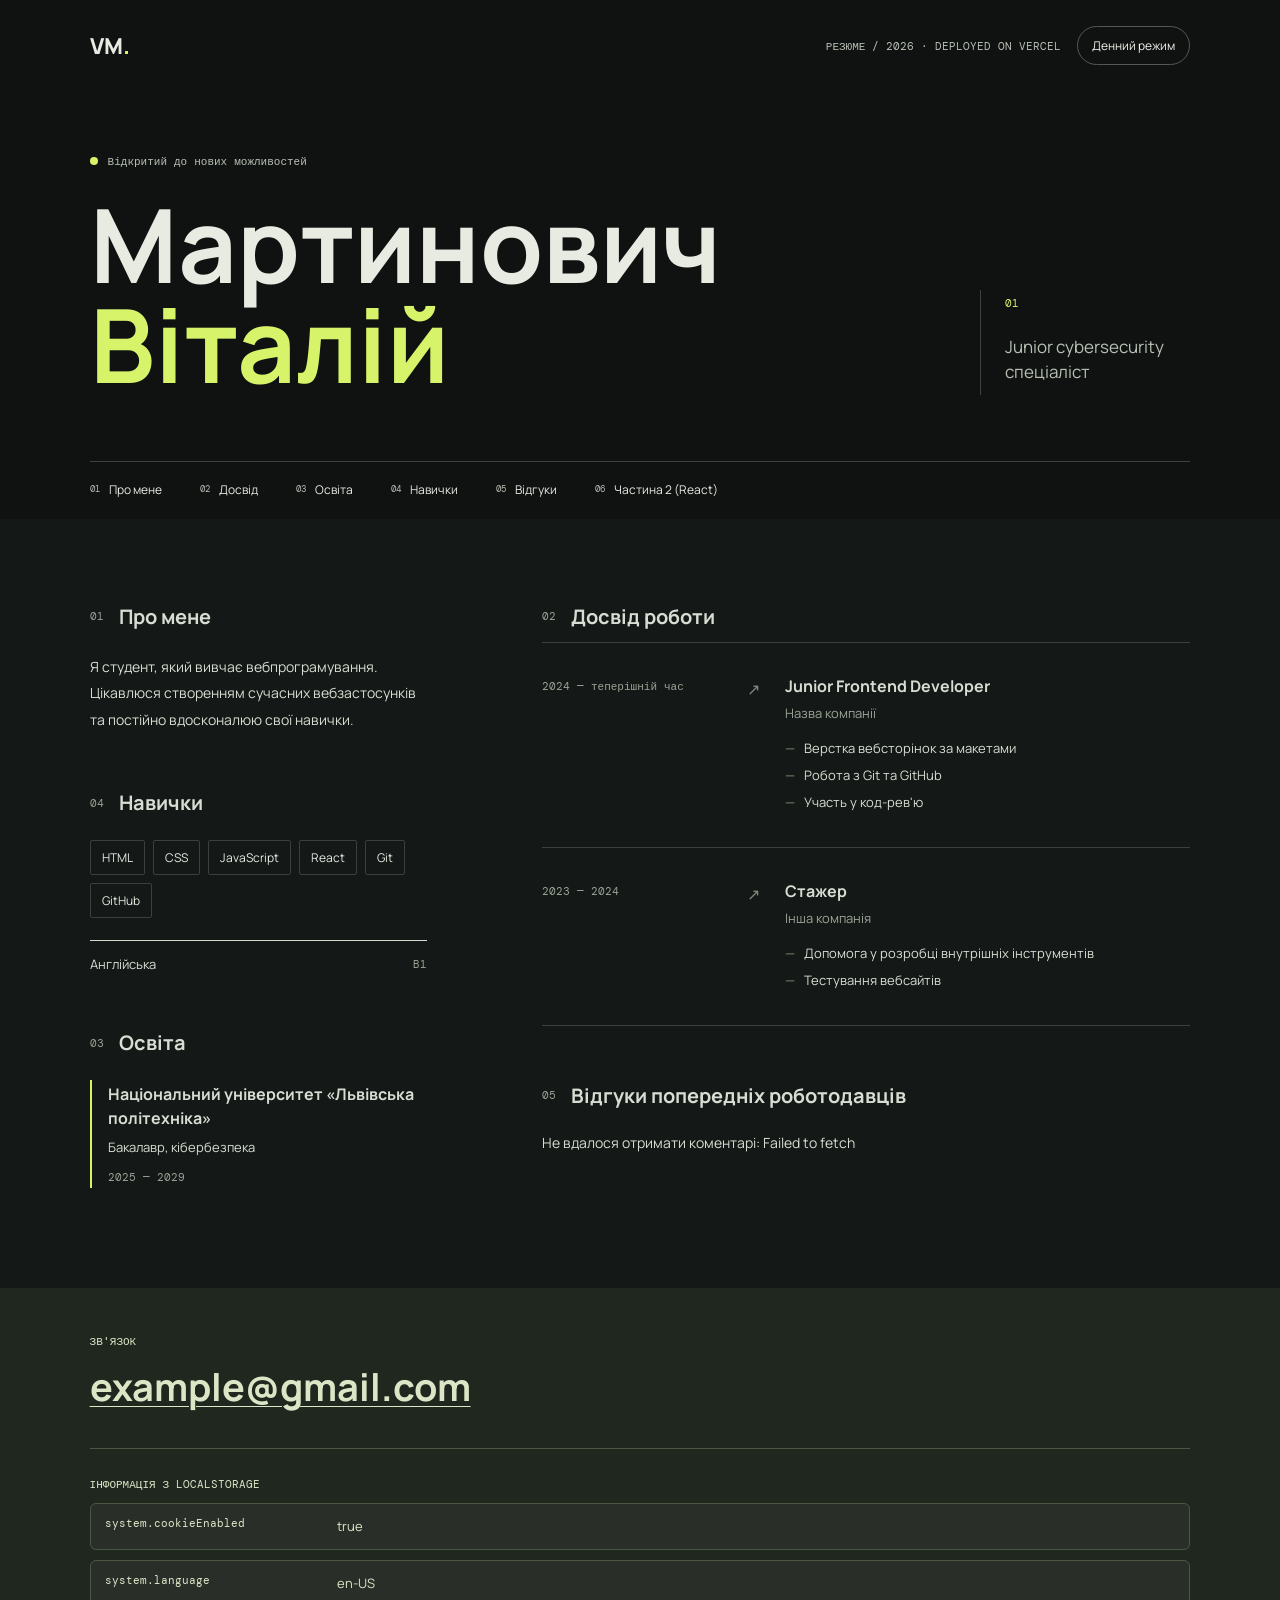
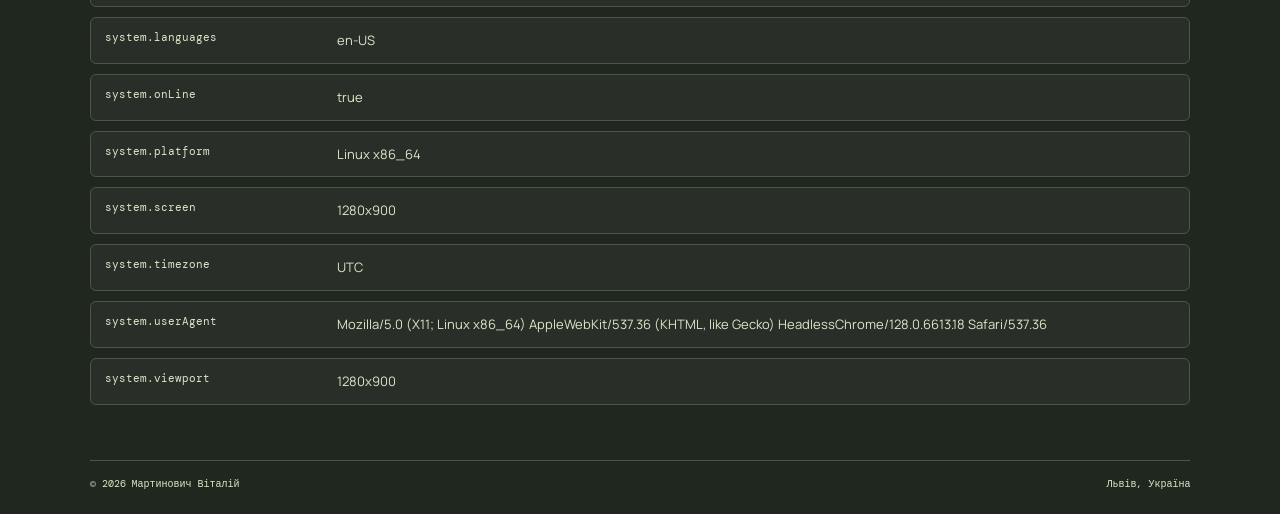
<file: static-deploy/index.html>
<!doctype html>
<html lang="uk">
  <head>
    <meta charset="UTF-8" />
    <meta name="viewport" content="width=device-width, initial-scale=1.0" />
    <meta name="theme-color" content="#f4f2eb" />
    <meta name="description" content="Резюме Мартиновича Віталія — Лабораторна робота №4, частина 1 (Vanilla JS)." />
    <title>Віталій Мартинович — ЛР №4 (Частина 1, JS)</title>
    <link rel="stylesheet" href="./part1.css" />
  </head>
  <body>
    <header class="hero">
      <div class="hero-topline">
        <a class="wordmark" href="#top" aria-label="На початок сторінки">VM<span>.</span></a>
        <div class="hero-actions">
          <span class="hero-index">РЕЗЮМЕ / 2026 · DEPLOYED ON VERCEL</span>
          <button type="button" id="theme-toggle" class="theme-toggle">Нічний режим</button>
        </div>
      </div>
      <div class="hero-main" id="top">
        <div>
          <p class="eyebrow"><span class="status-dot"></span> Відкритий до нових можливостей</p>
          <h1>Мартинович<br /><span>Віталій</span></h1>
        </div>
        <div class="hero-aside">
          <span class="hero-number">01</span>
          <p>Junior cybersecurity<br />спеціаліст</p>
        </div>
      </div>
      <nav class="site-nav" aria-label="Навігація по резюме">
        <a href="#about"><span>01</span>Про мене</a>
        <a href="#experience"><span>02</span>Досвід</a>
        <a href="#education"><span>03</span>Освіта</a>
        <a href="#skills"><span>04</span>Навички</a>
        <a href="#reviews"><span>05</span>Відгуки</a>
        <a href="/"><span>06</span>Частина 2 (React)</a>
      </nav>
    </header>

    <main class="resume-layout">
      <aside class="resume-sidebar">
        <section class="section-block" id="about">
          <div class="section-heading">
            <span class="section-number">01</span>
            <h2>Про мене</h2>
          </div>
          <p class="about-copy">
            Я студент, який вивчає вебпрограмування. Цікавлюся створенням сучасних
            вебзастосунків та постійно вдосконалюю свої навички.
          </p>
        </section>

        <section class="section-block" id="skills">
          <div class="section-heading">
            <span class="section-number">04</span>
            <h2>Навички</h2>
          </div>
          <ul class="skill-list">
            <li>HTML</li>
            <li>CSS</li>
            <li>JavaScript</li>
            <li>React</li>
            <li>Git</li>
            <li>GitHub</li>
          </ul>
          <div class="language-row">
            <span>Англійська</span>
            <span class="language-level">B1</span>
          </div>
        </section>

        <section class="section-block" id="education">
          <div class="section-heading">
            <span class="section-number">03</span>
            <h2>Освіта</h2>
          </div>
          <article class="education-item">
            <h3>Національний університет «Львівська політехніка»</h3>
            <p>Бакалавр, кібербезпека</p>
            <span class="education-period">2025 — 2029</span>
          </article>
        </section>
      </aside>

      <div class="resume-content">
        <section class="section-block experience-section" id="experience">
          <div class="section-heading">
            <span class="section-number">02</span>
            <h2>Досвід роботи</h2>
          </div>
          <div class="experience-list">
            <article class="experience-item">
              <div class="experience-meta">
                <span>2024 — теперішній час</span>
                <span class="meta-mark">↗</span>
              </div>
              <div>
                <h3>Junior Frontend Developer</h3>
                <p class="company-name">Назва компанії</p>
                <ul>
                  <li>Верстка вебсторінок за макетами</li>
                  <li>Робота з Git та GitHub</li>
                  <li>Участь у код-рев'ю</li>
                </ul>
              </div>
            </article>
            <article class="experience-item">
              <div class="experience-meta">
                <span>2023 — 2024</span>
                <span class="meta-mark">↗</span>
              </div>
              <div>
                <h3>Стажер</h3>
                <p class="company-name">Інша компанія</p>
                <ul>
                  <li>Допомога у розробці внутрішніх інструментів</li>
                  <li>Тестування вебсайтів</li>
                </ul>
              </div>
            </article>
          </div>
        </section>

        <section class="section-block reviews-section" id="reviews">
          <div class="section-heading">
            <span class="section-number">05</span>
            <h2>Відгуки попередніх роботодавців</h2>
          </div>
          <p id="comments-status" class="reviews-status">Завантаження коментарів...</p>
          <div id="comments-list" class="reviews-list" aria-live="polite"></div>
        </section>
      </div>
    </main>

    <footer class="site-footer">
      <div>
        <span class="footer-label">ЗВ'ЯЗОК</span>
        <a class="footer-email" href="mailto:example@gmail.com">example@gmail.com</a>
      </div>

      <div class="footer-storage" aria-live="polite">
        <span class="footer-label">ІНФОРМАЦІЯ З LOCALSTORAGE</span>
        <ul id="localstorage-list" class="storage-list"></ul>
      </div>

      <div class="footer-bottom">
        <span>© 2026 Мартинович Віталій</span>
        <span>Львів, Україна</span>
      </div>
    </footer>

    <div id="feedback-modal" class="modal-overlay hidden" role="presentation">
      <div class="modal-dialog" role="dialog" aria-modal="true" aria-labelledby="feedback-title">
        <div class="modal-header">
          <h2 id="feedback-title">Форма зворотного зв'язку</h2>
          <button type="button" id="modal-close" class="modal-close" aria-label="Закрити форму">×</button>
        </div>

        <form class="feedback-form" action="https://formspree.io/f/xjywaann" method="POST">
          <label>
            Ім'я
            <input type="text" name="name" required />
          </label>

          <label>
            Email
            <input type="email" name="email" required />
          </label>

          <label>
            Номер телефону
            <input type="tel" name="phone" required />
          </label>

          <label>
            Повідомлення
            <textarea name="message" rows="5" required></textarea>
          </label>

          <button type="submit" class="submit-button">Надіслати</button>
        </form>
      </div>
    </div>

    <script src="./part1.js"></script>
  </body>
</html>
</file>
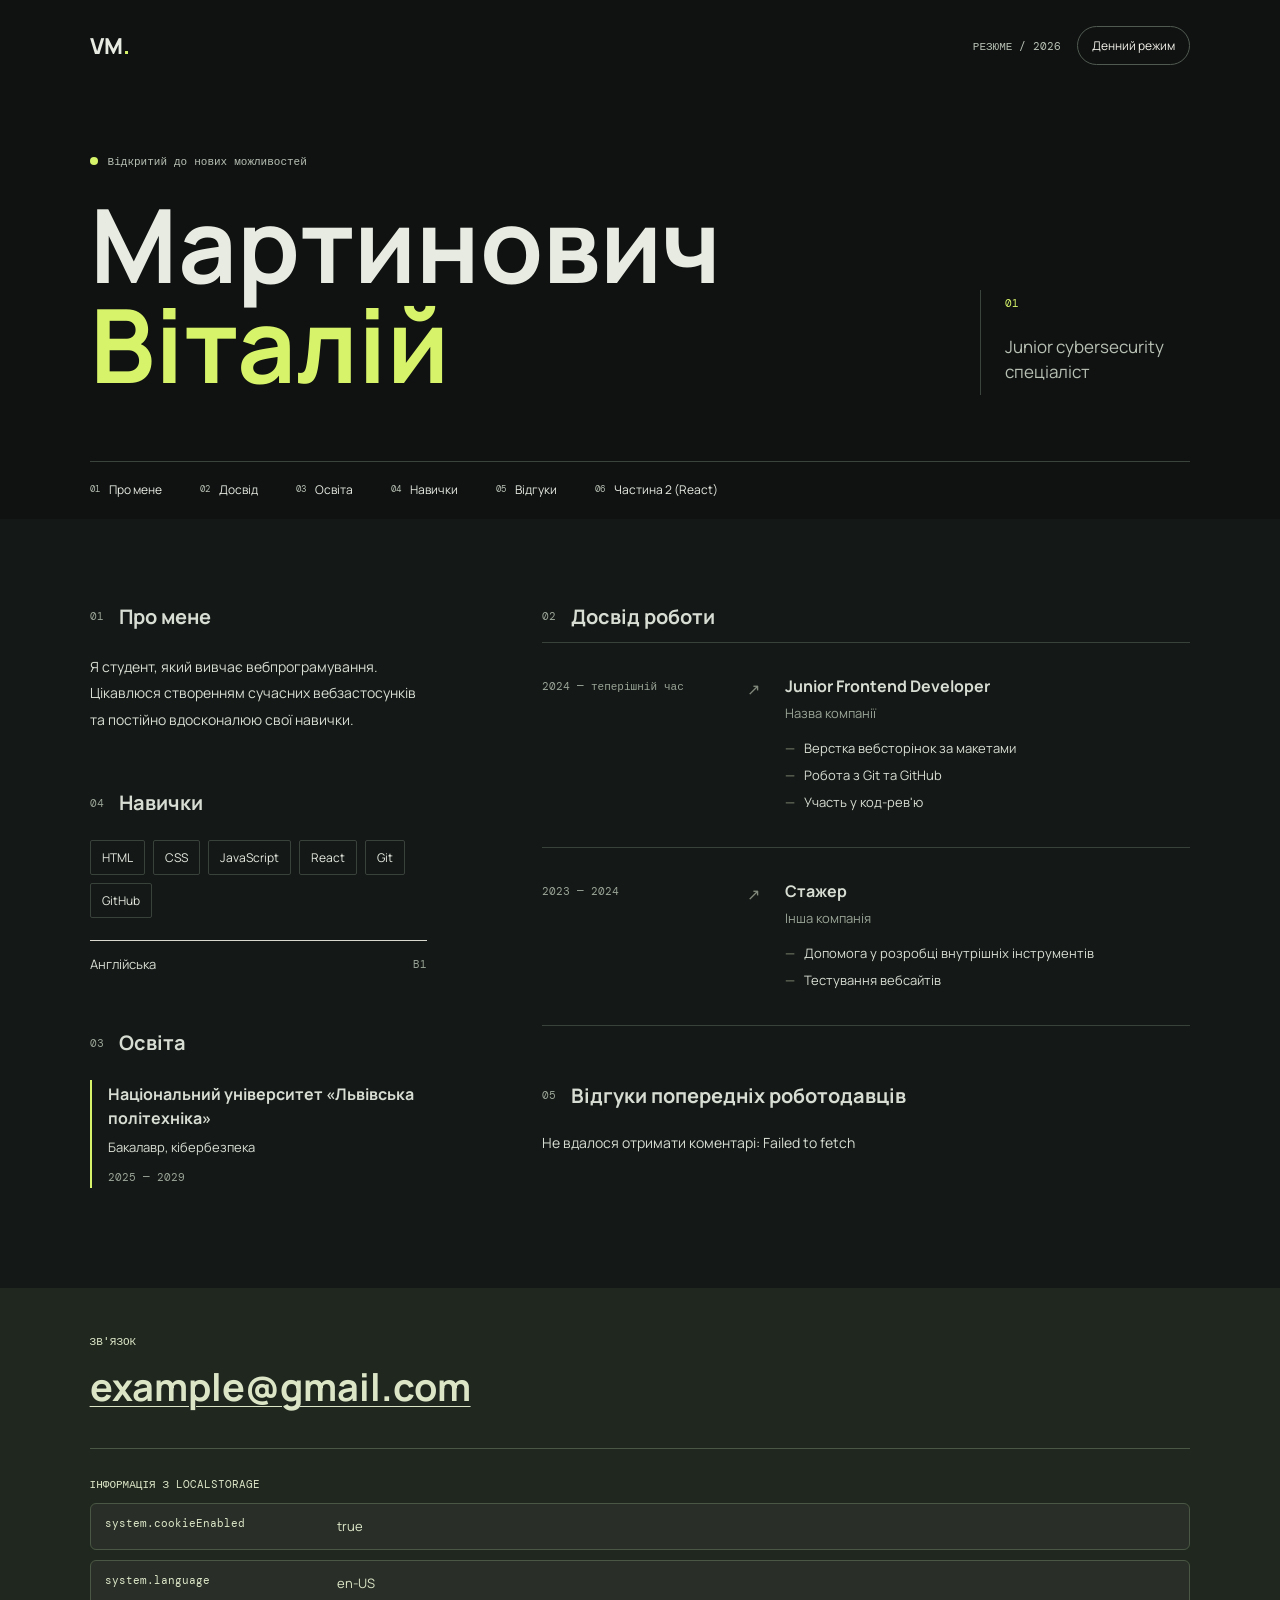
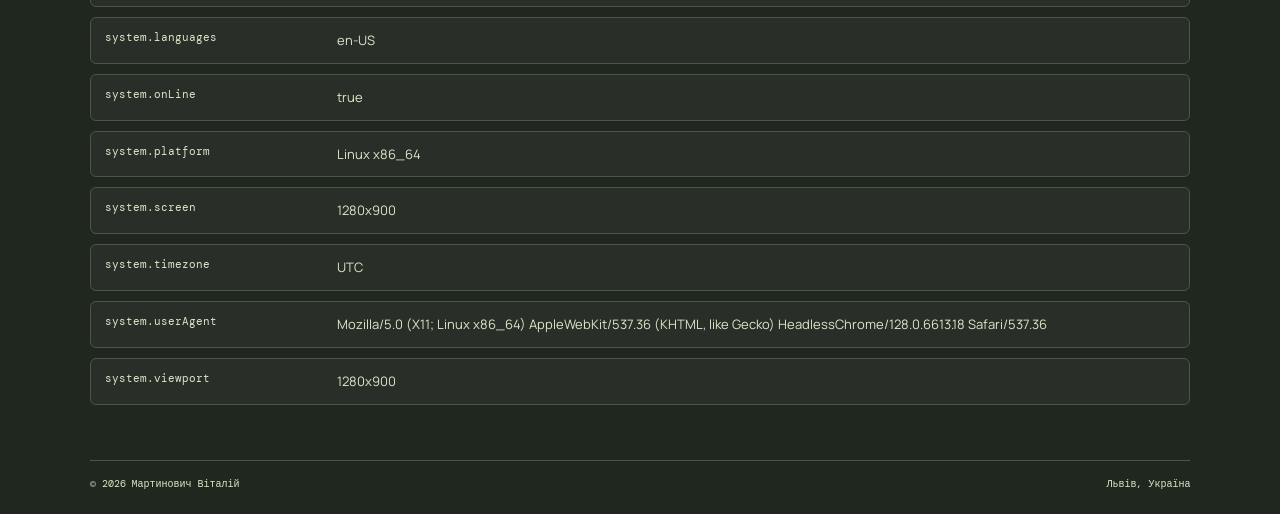
<file: public/part1.html>
<!doctype html>
<html lang="uk">
  <head>
    <meta charset="UTF-8" />
    <meta name="viewport" content="width=device-width, initial-scale=1.0" />
    <meta name="theme-color" content="#f4f2eb" />
    <meta name="description" content="Резюме Мартиновича Віталія — Лабораторна робота №4, частина 1 (Vanilla JS)." />
    <title>Віталій Мартинович — ЛР №4 (Частина 1, JS)</title>
    <link rel="stylesheet" href="./part1.css" />
  </head>
  <body>
    <header class="hero">
      <div class="hero-topline">
        <a class="wordmark" href="#top" aria-label="На початок сторінки">VM<span>.</span></a>
        <div class="hero-actions">
          <span class="hero-index">РЕЗЮМЕ / 2026</span>
          <button type="button" id="theme-toggle" class="theme-toggle">Нічний режим</button>
        </div>
      </div>
      <div class="hero-main" id="top">
        <div>
          <p class="eyebrow"><span class="status-dot"></span> Відкритий до нових можливостей</p>
          <h1>Мартинович<br /><span>Віталій</span></h1>
        </div>
        <div class="hero-aside">
          <span class="hero-number">01</span>
          <p>Junior cybersecurity<br />спеціаліст</p>
        </div>
      </div>
      <nav class="site-nav" aria-label="Навігація по резюме">
        <a href="#about"><span>01</span>Про мене</a>
        <a href="#experience"><span>02</span>Досвід</a>
        <a href="#education"><span>03</span>Освіта</a>
        <a href="#skills"><span>04</span>Навички</a>
        <a href="#reviews"><span>05</span>Відгуки</a>
        <a href="/"><span>06</span>Частина 2 (React)</a>
      </nav>
    </header>

    <main class="resume-layout">
      <aside class="resume-sidebar">
        <section class="section-block" id="about">
          <div class="section-heading">
            <span class="section-number">01</span>
            <h2>Про мене</h2>
          </div>
          <p class="about-copy">
            Я студент, який вивчає вебпрограмування. Цікавлюся створенням сучасних
            вебзастосунків та постійно вдосконалюю свої навички.
          </p>
        </section>

        <section class="section-block" id="skills">
          <div class="section-heading">
            <span class="section-number">04</span>
            <h2>Навички</h2>
          </div>
          <ul class="skill-list">
            <li>HTML</li>
            <li>CSS</li>
            <li>JavaScript</li>
            <li>React</li>
            <li>Git</li>
            <li>GitHub</li>
          </ul>
          <div class="language-row">
            <span>Англійська</span>
            <span class="language-level">B1</span>
          </div>
        </section>

        <section class="section-block" id="education">
          <div class="section-heading">
            <span class="section-number">03</span>
            <h2>Освіта</h2>
          </div>
          <article class="education-item">
            <h3>Національний університет «Львівська політехніка»</h3>
            <p>Бакалавр, кібербезпека</p>
            <span class="education-period">2025 — 2029</span>
          </article>
        </section>
      </aside>

      <div class="resume-content">
        <section class="section-block experience-section" id="experience">
          <div class="section-heading">
            <span class="section-number">02</span>
            <h2>Досвід роботи</h2>
          </div>
          <div class="experience-list">
            <article class="experience-item">
              <div class="experience-meta">
                <span>2024 — теперішній час</span>
                <span class="meta-mark">↗</span>
              </div>
              <div>
                <h3>Junior Frontend Developer</h3>
                <p class="company-name">Назва компанії</p>
                <ul>
                  <li>Верстка вебсторінок за макетами</li>
                  <li>Робота з Git та GitHub</li>
                  <li>Участь у код-рев'ю</li>
                </ul>
              </div>
            </article>
            <article class="experience-item">
              <div class="experience-meta">
                <span>2023 — 2024</span>
                <span class="meta-mark">↗</span>
              </div>
              <div>
                <h3>Стажер</h3>
                <p class="company-name">Інша компанія</p>
                <ul>
                  <li>Допомога у розробці внутрішніх інструментів</li>
                  <li>Тестування вебсайтів</li>
                </ul>
              </div>
            </article>
          </div>
        </section>

        <section class="section-block reviews-section" id="reviews">
          <div class="section-heading">
            <span class="section-number">05</span>
            <h2>Відгуки попередніх роботодавців</h2>
          </div>
          <p id="comments-status" class="reviews-status">Завантаження коментарів...</p>
          <div id="comments-list" class="reviews-list" aria-live="polite"></div>
        </section>
      </div>
    </main>

    <footer class="site-footer">
      <div>
        <span class="footer-label">ЗВ'ЯЗОК</span>
        <a class="footer-email" href="mailto:example@gmail.com">example@gmail.com</a>
      </div>

      <div class="footer-storage" aria-live="polite">
        <span class="footer-label">ІНФОРМАЦІЯ З LOCALSTORAGE</span>
        <ul id="localstorage-list" class="storage-list"></ul>
      </div>

      <div class="footer-bottom">
        <span>© 2026 Мартинович Віталій</span>
        <span>Львів, Україна</span>
      </div>
    </footer>

    <div id="feedback-modal" class="modal-overlay hidden" role="presentation">
      <div class="modal-dialog" role="dialog" aria-modal="true" aria-labelledby="feedback-title">
        <div class="modal-header">
          <h2 id="feedback-title">Форма зворотного зв'язку</h2>
          <button type="button" id="modal-close" class="modal-close" aria-label="Закрити форму">×</button>
        </div>

        <form class="feedback-form" action="https://formspree.io/f/xjywaann" method="POST">
          <label>
            Ім'я
            <input type="text" name="name" required />
          </label>

          <label>
            Email
            <input type="email" name="email" required />
          </label>

          <label>
            Номер телефону
            <input type="tel" name="phone" required />
          </label>

          <label>
            Повідомлення
            <textarea name="message" rows="5" required></textarea>
          </label>

          <button type="submit" class="submit-button">Надіслати</button>
        </form>
      </div>
    </div>

    <script src="./part1.js"></script>
  </body>
</html>
</file>
<file: static-deploy/part1.css>
@import url('https://fonts.googleapis.com/css2?family=DM+Mono:wght@400;500&family=Manrope:wght@400;500;600;700;800&display=swap');

:root {
  font-family: 'Manrope', sans-serif;
  color: #202923;
  background: #f4f2eb;
  font-synthesis: none;
  text-rendering: optimizeLegibility;
  --ink: #202923;
  --muted: #737a70;
  --line: #d9d9cf;
  --paper: #f4f2eb;
  --accent: #d6f36a;
  --mono: 'DM Mono', monospace;
}

* { box-sizing: border-box; }
html { scroll-behavior: smooth; }
body { margin: 0; min-width: 320px; background: var(--paper); color: var(--ink); }
a { color: inherit; }

.hero {
  padding: 26px max(7vw, 24px) 0;
  background: var(--ink);
  color: var(--paper);
  animation: arrive 650ms ease both;
}
.hero-topline, .hero-main, .site-nav, .section-heading, .experience-meta,
.language-row, .footer-bottom {
  display: flex;
  align-items: center;
  justify-content: space-between;
}
.wordmark { color: var(--paper); font-size: 22px; font-weight: 800; text-decoration: none; }
.wordmark span { color: var(--accent); }
.hero-index, .eyebrow, .hero-number, .site-nav a span, .section-number,
.experience-meta, .education-period, .language-level, .footer-label {
  font-family: var(--mono);
  font-size: 11px;
  letter-spacing: 0;
}
.hero-index { color: #aeb5aa; }
.hero-main { align-items: end; padding: 78px 0 66px; }
.eyebrow { display: flex; align-items: center; gap: 10px; color: #c2c8be; }
.status-dot { width: 8px; height: 8px; border-radius: 50%; background: var(--accent); }
h1 { margin: 26px 0 0; font-size: clamp(54px, 8vw, 112px); line-height: .98; letter-spacing: 0; }
h1 span { color: var(--accent); }
.hero-aside { width: 210px; padding: 0 0 10px 24px; border-left: 1px solid #515a51; }
.hero-number { color: var(--accent); }
.hero-aside p { margin: 22px 0 0; font-size: 17px; line-height: 1.5; }
.site-nav { justify-content: flex-start; gap: 38px; border-top: 1px solid #515a51; overflow-x: auto; }
.site-nav a { display: flex; align-items: center; gap: 9px; padding: 19px 0 21px; color: #dce0d7; font-size: 12px; text-decoration: none; transition: color 160ms ease; white-space: nowrap; }
.site-nav a:hover, .site-nav a:focus-visible { color: var(--accent); }
.site-nav a span { color: #818a7e; font-size: 9px; }

.hero-actions { display: flex; align-items: center; gap: 16px; }
.theme-toggle {
  padding: 10px 14px;
  border: 1px solid #515a51;
  border-radius: 999px;
  background: transparent;
  color: var(--paper);
  font: inherit;
  font-size: 12px;
  cursor: pointer;
  transition: background-color 160ms ease, color 160ms ease, border-color 160ms ease;
}
.theme-toggle:hover, .theme-toggle:focus-visible { background: var(--accent); border-color: var(--accent); color: var(--ink); }

.resume-layout { display: grid; grid-template-columns: minmax(250px, .78fr) minmax(0, 1.5fr); gap: clamp(40px, 9vw, 140px); max-width: 1280px; margin: 0 auto; padding: 84px max(7vw, 24px) 100px; }
.resume-sidebar { display: flex; flex-direction: column; gap: 56px; }
.resume-content { display: flex; flex-direction: column; gap: 56px; }
.section-heading { justify-content: flex-start; gap: 15px; margin-bottom: 24px; }
.section-number { color: #899181; }
h2 { margin: 0; font-size: 20px; font-weight: 700; }
.about-copy { margin: 0; color: #525b52; font-size: 14px; line-height: 1.9; }
.skill-list { display: flex; flex-wrap: wrap; gap: 8px; margin: 0 0 22px; padding: 0; list-style: none; }
.skill-list li { padding: 8px 11px; border: 1px solid var(--line); border-radius: 2px; font-size: 12px; }
.language-row { border-top: 1px solid var(--line); padding-top: 14px; font-size: 13px; }
.language-level { color: #737a70; }
.education-item { border-left: 2px solid var(--accent); padding: 2px 0 2px 16px; }
.education-item h3, .experience-item h3, .review-card h3 { margin: 0; font-size: 16px; line-height: 1.5; }
.education-item p { margin: 8px 0; color: #626a60; font-size: 13px; }
.education-period { color: #858c81; }
.experience-section .section-heading { margin-bottom: 12px; }
.experience-list { border-top: 1px solid var(--line); }
.experience-item { display: grid; grid-template-columns: minmax(150px, .7fr) 1.3fr; gap: 25px; padding: 31px 0 36px; border-bottom: 1px solid var(--line); }
.experience-meta { align-items: flex-start; padding-top: 5px; color: #737a70; }
.meta-mark { color: #828a7d; font-size: 16px; }
.company-name { margin: 6px 0 17px; color: #737a70; font-size: 13px; }
.experience-item ul { display: grid; gap: 9px; margin: 0; padding: 0; color: #525b52; font-size: 13px; list-style: none; }
.experience-item li::before { content: '—'; margin-right: 9px; color: #8e977f; }

.reviews-status { margin: 0; color: #525b52; font-size: 14px; }
.reviews-error { color: #8b3a2e; }
.reviews-list { display: grid; gap: 18px; }
.review-card { padding: 22px 24px; border: 1px solid var(--line); border-radius: 6px; background: rgba(255, 255, 255, 0.35); }
.review-card-header { display: flex; flex-wrap: wrap; align-items: baseline; justify-content: space-between; gap: 10px 16px; margin-bottom: 12px; }
.review-card a { color: #5f685b; font-size: 13px; text-decoration-thickness: 1px; text-underline-offset: 3px; }
.review-card p { margin: 0; color: #525b52; font-size: 14px; line-height: 1.8; white-space: pre-line; }

.site-footer { padding: 46px max(7vw, 24px) 24px; background: var(--accent); }
.footer-label { display: block; margin-bottom: 12px; color: #515b34; }
.footer-email { font-size: clamp(22px, 4vw, 38px); font-weight: 700; text-decoration-thickness: 1px; text-underline-offset: 5px; }
.footer-bottom { margin-top: 55px; padding-top: 16px; border-top: 1px solid #b6d14f; color: #515b34; font-family: var(--mono); font-size: 10px; }
.footer-storage { margin-top: 36px; padding-top: 28px; border-top: 1px solid #b6d14f; }
.storage-list { display: grid; gap: 10px; margin: 0; padding: 0; list-style: none; }
.storage-list li { display: grid; grid-template-columns: minmax(140px, 220px) 1fr; gap: 12px; align-items: start; padding: 12px 14px; border: 1px solid #bfd75b; border-radius: 6px; background: rgba(244, 242, 235, 0.35); }
.storage-key { font-family: var(--mono); font-size: 11px; color: #3f4828; word-break: break-word; }
.storage-value { font-size: 13px; line-height: 1.6; color: #2e3526; word-break: break-word; }

.modal-overlay { position: fixed; inset: 0; z-index: 1000; display: flex; align-items: center; justify-content: center; padding: 24px; background: rgba(32, 41, 35, 0.55); }
.modal-overlay.hidden { display: none; }
.modal-dialog { width: min(100%, 560px); max-height: calc(100vh - 48px); overflow: auto; padding: 28px; border: 1px solid var(--line); border-radius: 10px; background: var(--paper); color: var(--ink); box-shadow: 0 24px 60px rgba(0, 0, 0, 0.2); }
.modal-header { display: flex; align-items: flex-start; justify-content: space-between; gap: 16px; margin-bottom: 22px; }
.modal-header h2 { font-size: 24px; }
.modal-close { border: none; background: transparent; color: inherit; font-size: 28px; line-height: 1; cursor: pointer; }
.feedback-form { display: grid; gap: 16px; }
.feedback-form label { display: grid; gap: 8px; font-size: 14px; font-weight: 600; }
.feedback-form input, .feedback-form textarea { width: 100%; padding: 12px 14px; border: 1px solid #bcc2b7; border-radius: 6px; background: #fbfaf6; color: var(--ink); font: inherit; }
.feedback-form textarea { resize: vertical; min-height: 120px; }
.submit-button { justify-self: start; padding: 12px 18px; border: none; border-radius: 999px; background: var(--ink); color: var(--paper); font: inherit; font-weight: 700; cursor: pointer; }
.submit-button:hover, .submit-button:focus-visible { background: #111613; }

body.dark-mode { background: #141816; color: #e7ebe2; }
body.dark-mode .hero { background: #0f1211; color: #e7ebe2; }
body.dark-mode .wordmark, body.dark-mode .site-nav a { color: #e7ebe2; }
body.dark-mode .hero-index, body.dark-mode .eyebrow, body.dark-mode .site-nav a span, body.dark-mode .hero-aside p { color: #b8c0b4; }
body.dark-mode .hero-aside, body.dark-mode .site-nav { border-color: #3b433d; }
body.dark-mode .section-number, body.dark-mode .experience-meta, body.dark-mode .education-period, body.dark-mode .language-level, body.dark-mode .company-name { color: #9aa497; }
body.dark-mode h2, body.dark-mode h3, body.dark-mode .education-item p, body.dark-mode .about-copy, body.dark-mode .experience-item ul, body.dark-mode .reviews-status, body.dark-mode .review-card p, body.dark-mode .language-row { color: #d8ddd3; }
body.dark-mode .skill-list li, body.dark-mode .experience-list, body.dark-mode .experience-item, body.dark-mode .review-card { border-color: #39413b; }
body.dark-mode .review-card { background: #1b211d; }
body.dark-mode .review-card a { color: #c8d8aa; }
body.dark-mode .modal-overlay { background: rgba(7, 9, 8, 0.72); }
body.dark-mode .modal-dialog { background: #1b211d; color: #e7ebe2; border-color: #39413b; }
body.dark-mode .feedback-form input, body.dark-mode .feedback-form textarea { background: #121614; color: #e7ebe2; border-color: #39413b; }
body.dark-mode .submit-button { background: var(--accent); color: #1a2118; }
body.dark-mode .site-footer { background: #20271f; }
body.dark-mode .footer-label, body.dark-mode .footer-bottom, body.dark-mode .storage-key, body.dark-mode .storage-value, body.dark-mode .footer-email { color: #dce6c7; }
body.dark-mode .footer-storage, body.dark-mode .footer-bottom, body.dark-mode .storage-list li { border-color: #4a5744; }
body.dark-mode .storage-list li { background: rgba(255, 255, 255, 0.04); }

@keyframes arrive { from { opacity: 0; transform: translateY(12px); } to { opacity: 1; transform: translateY(0); } }
@media (max-width: 700px) {
  .hero { padding-top: 20px; }
  .hero-main { align-items: flex-start; flex-direction: column; gap: 34px; padding: 64px 0 42px; }
  h1 { font-size: clamp(50px, 15vw, 78px); }
  .hero-aside { width: auto; padding-left: 14px; }
  .hero-aside p { margin-top: 10px; }
  .hero-actions { flex-direction: column; align-items: flex-end; gap: 10px; }
  .site-nav { justify-content: flex-start; gap: 0; overflow-x: auto; }
  .site-nav a { flex: 0 0 auto; margin-right: 22px; }
  .resume-layout { grid-template-columns: 1fr; gap: 58px; padding-top: 58px; padding-bottom: 68px; }
  .resume-sidebar { gap: 42px; }
  .experience-item { grid-template-columns: 1fr; gap: 14px; padding: 24px 0 28px; }
  .experience-meta { justify-content: flex-start; gap: 15px; }
  .storage-list li { grid-template-columns: 1fr; }
  .footer-bottom { align-items: flex-start; flex-direction: column; gap: 9px; }
}
@media (prefers-reduced-motion: reduce) {
  *, *::before, *::after { scroll-behavior: auto !important; animation-duration: .01ms !important; transition-duration: .01ms !important; }
}
</file>
<file: public/part1.css>
@import url('https://fonts.googleapis.com/css2?family=DM+Mono:wght@400;500&family=Manrope:wght@400;500;600;700;800&display=swap');

:root {
  font-family: 'Manrope', sans-serif;
  color: #202923;
  background: #f4f2eb;
  font-synthesis: none;
  text-rendering: optimizeLegibility;
  --ink: #202923;
  --muted: #737a70;
  --line: #d9d9cf;
  --paper: #f4f2eb;
  --accent: #d6f36a;
  --mono: 'DM Mono', monospace;
}

* { box-sizing: border-box; }
html { scroll-behavior: smooth; }
body { margin: 0; min-width: 320px; background: var(--paper); color: var(--ink); }
a { color: inherit; }

.hero {
  padding: 26px max(7vw, 24px) 0;
  background: var(--ink);
  color: var(--paper);
  animation: arrive 650ms ease both;
}
.hero-topline, .hero-main, .site-nav, .section-heading, .experience-meta,
.language-row, .footer-bottom {
  display: flex;
  align-items: center;
  justify-content: space-between;
}
.wordmark { color: var(--paper); font-size: 22px; font-weight: 800; text-decoration: none; }
.wordmark span { color: var(--accent); }
.hero-index, .eyebrow, .hero-number, .site-nav a span, .section-number,
.experience-meta, .education-period, .language-level, .footer-label {
  font-family: var(--mono);
  font-size: 11px;
  letter-spacing: 0;
}
.hero-index { color: #aeb5aa; }
.hero-main { align-items: end; padding: 78px 0 66px; }
.eyebrow { display: flex; align-items: center; gap: 10px; color: #c2c8be; }
.status-dot { width: 8px; height: 8px; border-radius: 50%; background: var(--accent); }
h1 { margin: 26px 0 0; font-size: clamp(54px, 8vw, 112px); line-height: .98; letter-spacing: 0; }
h1 span { color: var(--accent); }
.hero-aside { width: 210px; padding: 0 0 10px 24px; border-left: 1px solid #515a51; }
.hero-number { color: var(--accent); }
.hero-aside p { margin: 22px 0 0; font-size: 17px; line-height: 1.5; }
.site-nav { justify-content: flex-start; gap: 38px; border-top: 1px solid #515a51; overflow-x: auto; }
.site-nav a { display: flex; align-items: center; gap: 9px; padding: 19px 0 21px; color: #dce0d7; font-size: 12px; text-decoration: none; transition: color 160ms ease; white-space: nowrap; }
.site-nav a:hover, .site-nav a:focus-visible { color: var(--accent); }
.site-nav a span { color: #818a7e; font-size: 9px; }

.hero-actions { display: flex; align-items: center; gap: 16px; }
.theme-toggle {
  padding: 10px 14px;
  border: 1px solid #515a51;
  border-radius: 999px;
  background: transparent;
  color: var(--paper);
  font: inherit;
  font-size: 12px;
  cursor: pointer;
  transition: background-color 160ms ease, color 160ms ease, border-color 160ms ease;
}
.theme-toggle:hover, .theme-toggle:focus-visible { background: var(--accent); border-color: var(--accent); color: var(--ink); }

.resume-layout { display: grid; grid-template-columns: minmax(250px, .78fr) minmax(0, 1.5fr); gap: clamp(40px, 9vw, 140px); max-width: 1280px; margin: 0 auto; padding: 84px max(7vw, 24px) 100px; }
.resume-sidebar { display: flex; flex-direction: column; gap: 56px; }
.resume-content { display: flex; flex-direction: column; gap: 56px; }
.section-heading { justify-content: flex-start; gap: 15px; margin-bottom: 24px; }
.section-number { color: #899181; }
h2 { margin: 0; font-size: 20px; font-weight: 700; }
.about-copy { margin: 0; color: #525b52; font-size: 14px; line-height: 1.9; }
.skill-list { display: flex; flex-wrap: wrap; gap: 8px; margin: 0 0 22px; padding: 0; list-style: none; }
.skill-list li { padding: 8px 11px; border: 1px solid var(--line); border-radius: 2px; font-size: 12px; }
.language-row { border-top: 1px solid var(--line); padding-top: 14px; font-size: 13px; }
.language-level { color: #737a70; }
.education-item { border-left: 2px solid var(--accent); padding: 2px 0 2px 16px; }
.education-item h3, .experience-item h3, .review-card h3 { margin: 0; font-size: 16px; line-height: 1.5; }
.education-item p { margin: 8px 0; color: #626a60; font-size: 13px; }
.education-period { color: #858c81; }
.experience-section .section-heading { margin-bottom: 12px; }
.experience-list { border-top: 1px solid var(--line); }
.experience-item { display: grid; grid-template-columns: minmax(150px, .7fr) 1.3fr; gap: 25px; padding: 31px 0 36px; border-bottom: 1px solid var(--line); }
.experience-meta { align-items: flex-start; padding-top: 5px; color: #737a70; }
.meta-mark { color: #828a7d; font-size: 16px; }
.company-name { margin: 6px 0 17px; color: #737a70; font-size: 13px; }
.experience-item ul { display: grid; gap: 9px; margin: 0; padding: 0; color: #525b52; font-size: 13px; list-style: none; }
.experience-item li::before { content: '—'; margin-right: 9px; color: #8e977f; }

.reviews-status { margin: 0; color: #525b52; font-size: 14px; }
.reviews-error { color: #8b3a2e; }
.reviews-list { display: grid; gap: 18px; }
.review-card { padding: 22px 24px; border: 1px solid var(--line); border-radius: 6px; background: rgba(255, 255, 255, 0.35); }
.review-card-header { display: flex; flex-wrap: wrap; align-items: baseline; justify-content: space-between; gap: 10px 16px; margin-bottom: 12px; }
.review-card a { color: #5f685b; font-size: 13px; text-decoration-thickness: 1px; text-underline-offset: 3px; }
.review-card p { margin: 0; color: #525b52; font-size: 14px; line-height: 1.8; white-space: pre-line; }

.site-footer { padding: 46px max(7vw, 24px) 24px; background: var(--accent); }
.footer-label { display: block; margin-bottom: 12px; color: #515b34; }
.footer-email { font-size: clamp(22px, 4vw, 38px); font-weight: 700; text-decoration-thickness: 1px; text-underline-offset: 5px; }
.footer-bottom { margin-top: 55px; padding-top: 16px; border-top: 1px solid #b6d14f; color: #515b34; font-family: var(--mono); font-size: 10px; }
.footer-storage { margin-top: 36px; padding-top: 28px; border-top: 1px solid #b6d14f; }
.storage-list { display: grid; gap: 10px; margin: 0; padding: 0; list-style: none; }
.storage-list li { display: grid; grid-template-columns: minmax(140px, 220px) 1fr; gap: 12px; align-items: start; padding: 12px 14px; border: 1px solid #bfd75b; border-radius: 6px; background: rgba(244, 242, 235, 0.35); }
.storage-key { font-family: var(--mono); font-size: 11px; color: #3f4828; word-break: break-word; }
.storage-value { font-size: 13px; line-height: 1.6; color: #2e3526; word-break: break-word; }

.modal-overlay { position: fixed; inset: 0; z-index: 1000; display: flex; align-items: center; justify-content: center; padding: 24px; background: rgba(32, 41, 35, 0.55); }
.modal-overlay.hidden { display: none; }
.modal-dialog { width: min(100%, 560px); max-height: calc(100vh - 48px); overflow: auto; padding: 28px; border: 1px solid var(--line); border-radius: 10px; background: var(--paper); color: var(--ink); box-shadow: 0 24px 60px rgba(0, 0, 0, 0.2); }
.modal-header { display: flex; align-items: flex-start; justify-content: space-between; gap: 16px; margin-bottom: 22px; }
.modal-header h2 { font-size: 24px; }
.modal-close { border: none; background: transparent; color: inherit; font-size: 28px; line-height: 1; cursor: pointer; }
.feedback-form { display: grid; gap: 16px; }
.feedback-form label { display: grid; gap: 8px; font-size: 14px; font-weight: 600; }
.feedback-form input, .feedback-form textarea { width: 100%; padding: 12px 14px; border: 1px solid #bcc2b7; border-radius: 6px; background: #fbfaf6; color: var(--ink); font: inherit; }
.feedback-form textarea { resize: vertical; min-height: 120px; }
.submit-button { justify-self: start; padding: 12px 18px; border: none; border-radius: 999px; background: var(--ink); color: var(--paper); font: inherit; font-weight: 700; cursor: pointer; }
.submit-button:hover, .submit-button:focus-visible { background: #111613; }

body.dark-mode { background: #141816; color: #e7ebe2; }
body.dark-mode .hero { background: #0f1211; color: #e7ebe2; }
body.dark-mode .wordmark, body.dark-mode .site-nav a { color: #e7ebe2; }
body.dark-mode .hero-index, body.dark-mode .eyebrow, body.dark-mode .site-nav a span, body.dark-mode .hero-aside p { color: #b8c0b4; }
body.dark-mode .hero-aside, body.dark-mode .site-nav { border-color: #3b433d; }
body.dark-mode .section-number, body.dark-mode .experience-meta, body.dark-mode .education-period, body.dark-mode .language-level, body.dark-mode .company-name { color: #9aa497; }
body.dark-mode h2, body.dark-mode h3, body.dark-mode .education-item p, body.dark-mode .about-copy, body.dark-mode .experience-item ul, body.dark-mode .reviews-status, body.dark-mode .review-card p, body.dark-mode .language-row { color: #d8ddd3; }
body.dark-mode .skill-list li, body.dark-mode .experience-list, body.dark-mode .experience-item, body.dark-mode .review-card { border-color: #39413b; }
body.dark-mode .review-card { background: #1b211d; }
body.dark-mode .review-card a { color: #c8d8aa; }
body.dark-mode .modal-overlay { background: rgba(7, 9, 8, 0.72); }
body.dark-mode .modal-dialog { background: #1b211d; color: #e7ebe2; border-color: #39413b; }
body.dark-mode .feedback-form input, body.dark-mode .feedback-form textarea { background: #121614; color: #e7ebe2; border-color: #39413b; }
body.dark-mode .submit-button { background: var(--accent); color: #1a2118; }
body.dark-mode .site-footer { background: #20271f; }
body.dark-mode .footer-label, body.dark-mode .footer-bottom, body.dark-mode .storage-key, body.dark-mode .storage-value, body.dark-mode .footer-email { color: #dce6c7; }
body.dark-mode .footer-storage, body.dark-mode .footer-bottom, body.dark-mode .storage-list li { border-color: #4a5744; }
body.dark-mode .storage-list li { background: rgba(255, 255, 255, 0.04); }

@keyframes arrive { from { opacity: 0; transform: translateY(12px); } to { opacity: 1; transform: translateY(0); } }
@media (max-width: 700px) {
  .hero { padding-top: 20px; }
  .hero-main { align-items: flex-start; flex-direction: column; gap: 34px; padding: 64px 0 42px; }
  h1 { font-size: clamp(50px, 15vw, 78px); }
  .hero-aside { width: auto; padding-left: 14px; }
  .hero-aside p { margin-top: 10px; }
  .hero-actions { flex-direction: column; align-items: flex-end; gap: 10px; }
  .site-nav { justify-content: flex-start; gap: 0; overflow-x: auto; }
  .site-nav a { flex: 0 0 auto; margin-right: 22px; }
  .resume-layout { grid-template-columns: 1fr; gap: 58px; padding-top: 58px; padding-bottom: 68px; }
  .resume-sidebar { gap: 42px; }
  .experience-item { grid-template-columns: 1fr; gap: 14px; padding: 24px 0 28px; }
  .experience-meta { justify-content: flex-start; gap: 15px; }
  .storage-list li { grid-template-columns: 1fr; }
  .footer-bottom { align-items: flex-start; flex-direction: column; gap: 9px; }
}
@media (prefers-reduced-motion: reduce) {
  *, *::before, *::after { scroll-behavior: auto !important; animation-duration: .01ms !important; transition-duration: .01ms !important; }
}
</file>
